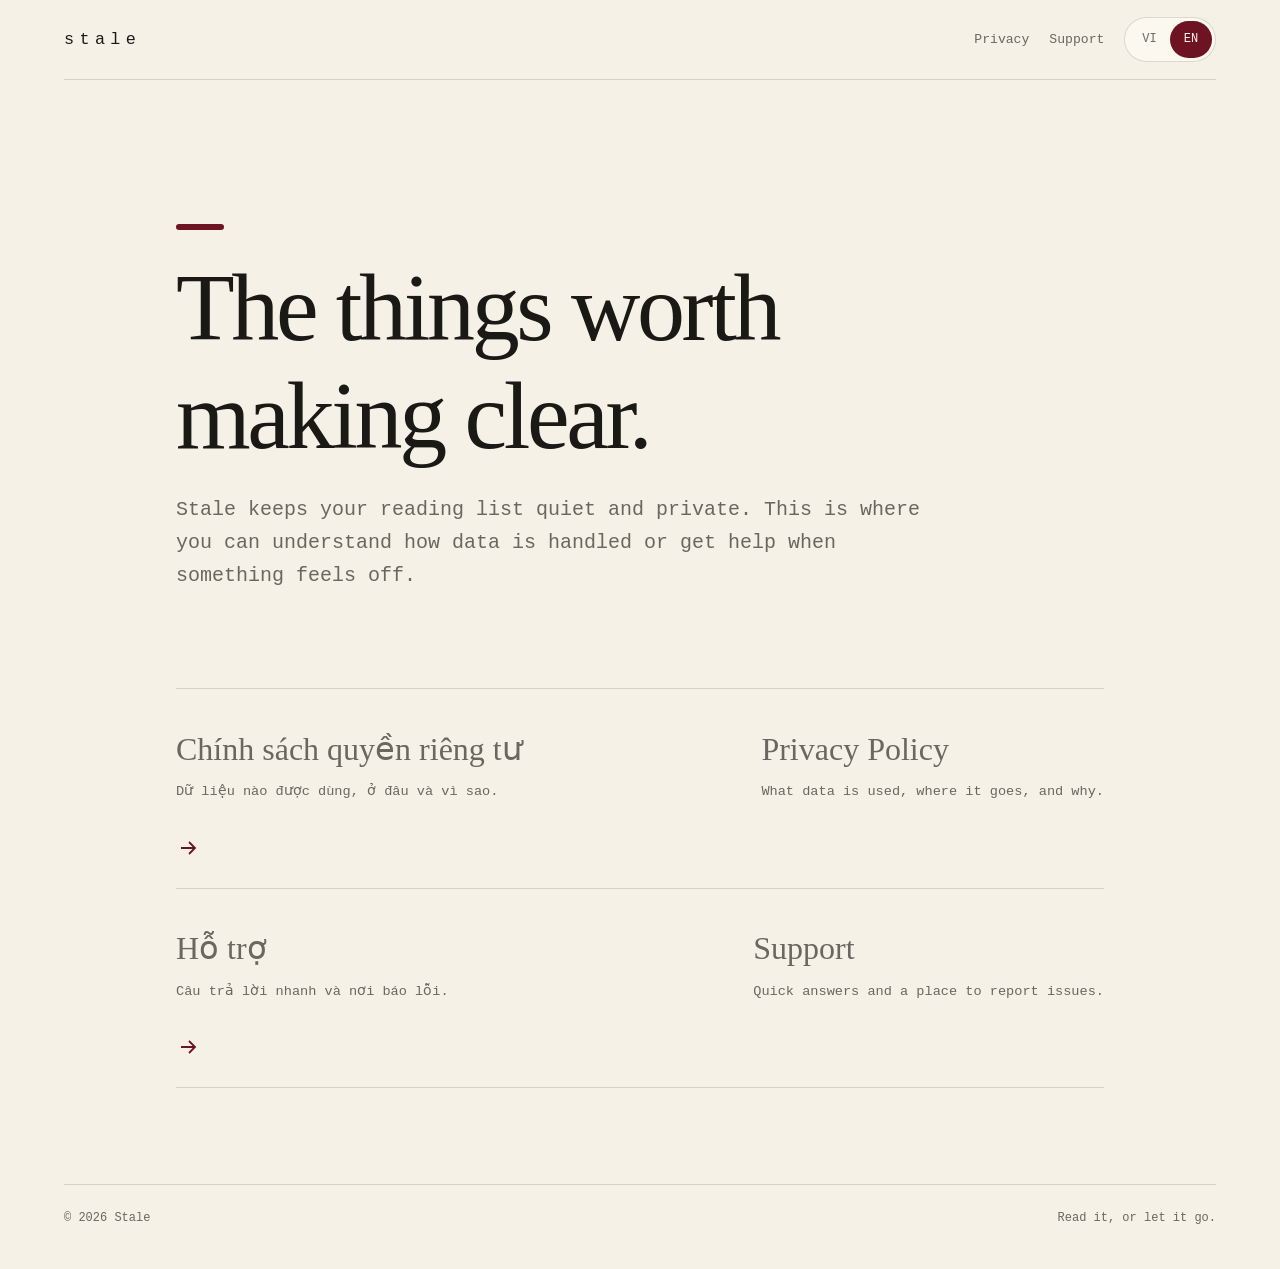
<file: docs/index.html>
<!doctype html>
<html lang="vi" data-locale="vi">
<head>
  <meta charset="utf-8">
  <meta name="viewport" content="width=device-width, initial-scale=1">
  <meta name="description" content="Privacy and support information for Stale, a quiet reading inbox for saved links.">
  <meta name="theme-color" content="#F6F1E6" media="(prefers-color-scheme: light)">
  <meta name="theme-color" content="#131211" media="(prefers-color-scheme: dark)">
  <title>Stale · Privacy &amp; Support</title>
  <link rel="icon" href="./favicon.svg" type="image/svg+xml">
  <link rel="stylesheet" href="./styles.css">
</head>
<body data-title-vi="Stale · Quyền riêng tư &amp; Hỗ trợ" data-title-en="Stale · Privacy &amp; Support">
  <header class="site-header">
    <a class="wordmark" href="./">stale</a>
    <nav class="site-nav" aria-label="Primary navigation">
      <a href="./privacy/">Privacy</a>
      <a href="./support/">Support</a>
      <div class="language-switcher" aria-label="Language">
        <button type="button" data-locale-button="vi" aria-pressed="true">VI</button>
        <button type="button" data-locale-button="en" aria-pressed="false">EN</button>
      </div>
    </nav>
  </header>

  <main class="home-shell">
    <div class="hero-mark" aria-hidden="true"></div>
    <section data-language="vi">
      <h1>Những điều nên rõ ràng ngay từ đầu.</h1>
      <p class="lede">Stale giữ danh sách đọc của bạn yên tĩnh và riêng tư. Đây là nơi bạn có thể xem cách dữ liệu được xử lý hoặc tìm trợ giúp khi có điều chưa ổn.</p>
    </section>
    <section data-language="en">
      <h1>The things worth making clear.</h1>
      <p class="lede">Stale keeps your reading list quiet and private. This is where you can understand how data is handled or get help when something feels off.</p>
    </section>

    <div class="entry-list">
      <a class="entry-link" href="./privacy/">
        <span data-language="vi"><strong>Chính sách quyền riêng tư</strong><span>Dữ liệu nào được dùng, ở đâu và vì sao.</span></span>
        <span data-language="en"><strong>Privacy Policy</strong><span>What data is used, where it goes, and why.</span></span>
        <svg viewBox="0 0 24 24" fill="none" stroke="currentColor" stroke-width="1.8" aria-hidden="true"><path d="M5 12h14M13 6l6 6-6 6"/></svg>
      </a>
      <a class="entry-link" href="./support/">
        <span data-language="vi"><strong>Hỗ trợ</strong><span>Câu trả lời nhanh và nơi báo lỗi.</span></span>
        <span data-language="en"><strong>Support</strong><span>Quick answers and a place to report issues.</span></span>
        <svg viewBox="0 0 24 24" fill="none" stroke="currentColor" stroke-width="1.8" aria-hidden="true"><path d="M5 12h14M13 6l6 6-6 6"/></svg>
      </a>
    </div>
  </main>

  <footer class="site-footer"><span>© 2026 Stale</span><span>Read it, or let it go.</span></footer>
  <script src="./site.js"></script>
</body>
</html>
</file>
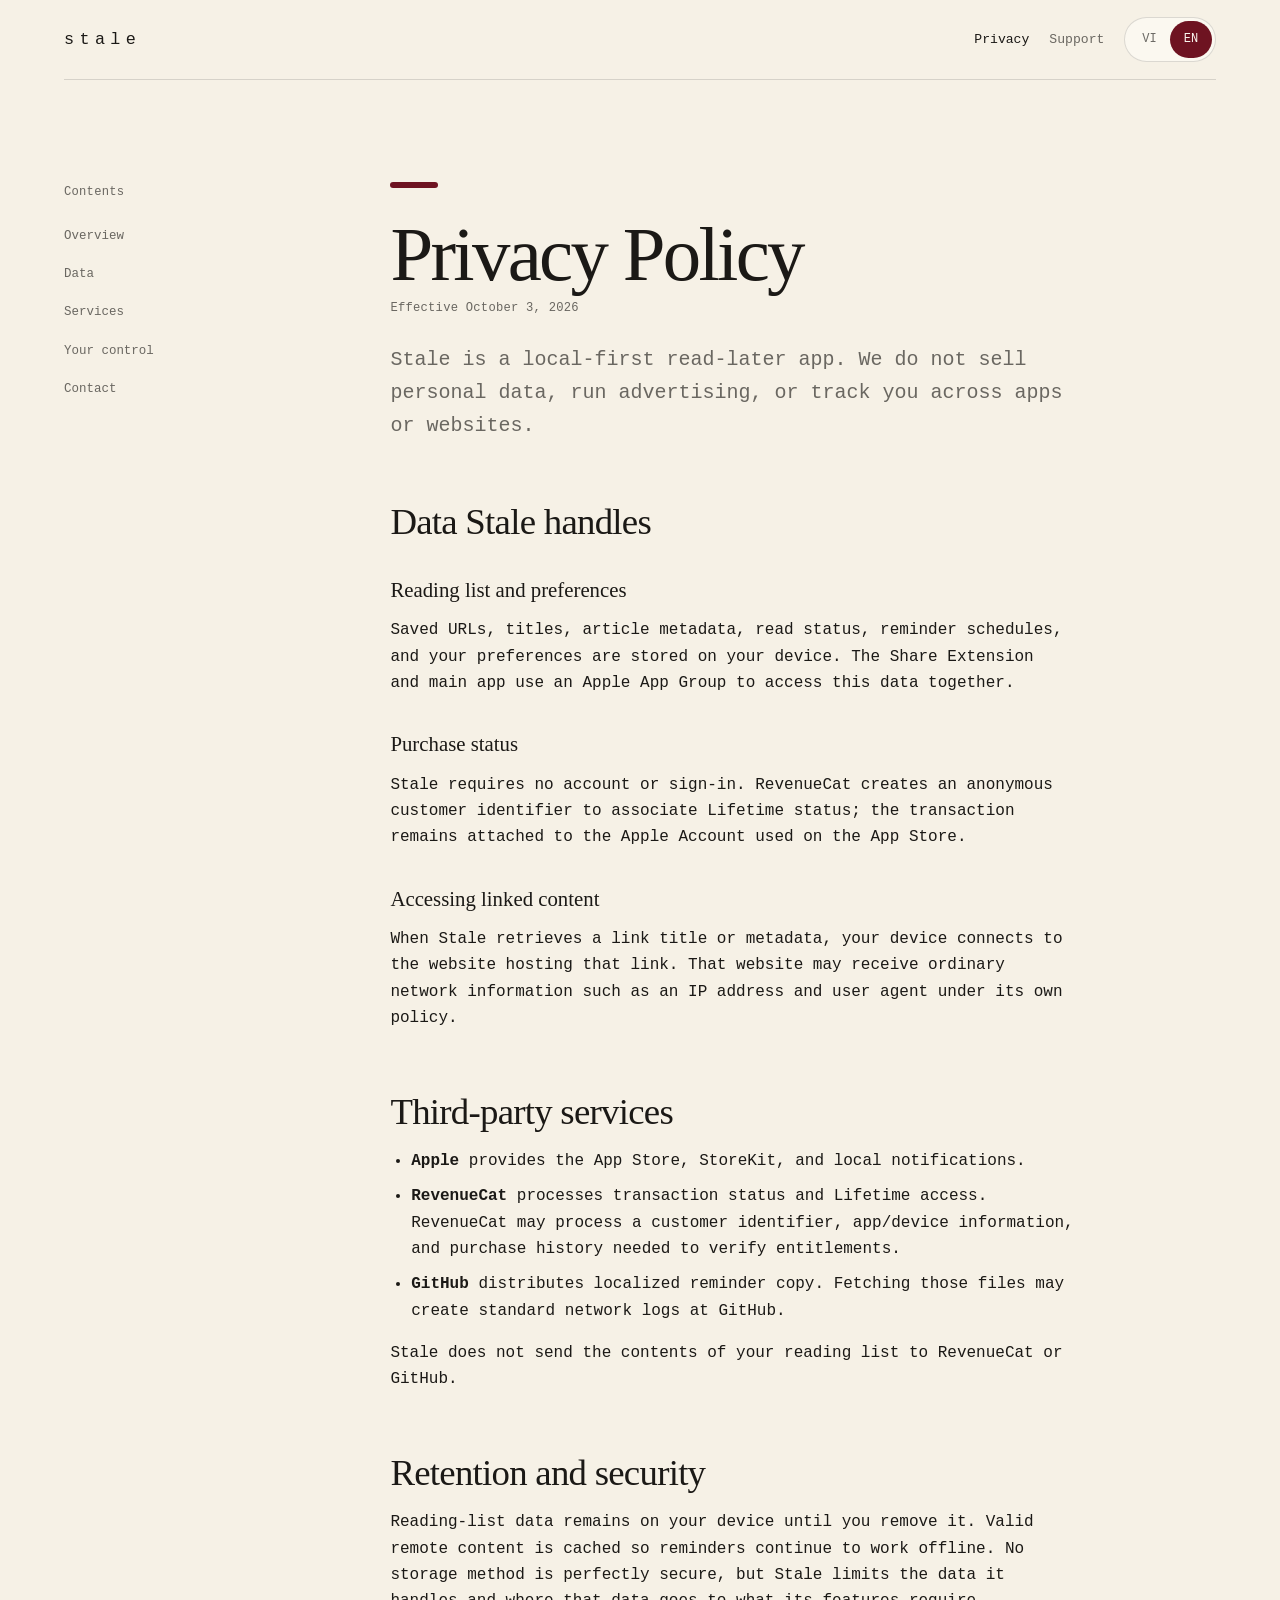
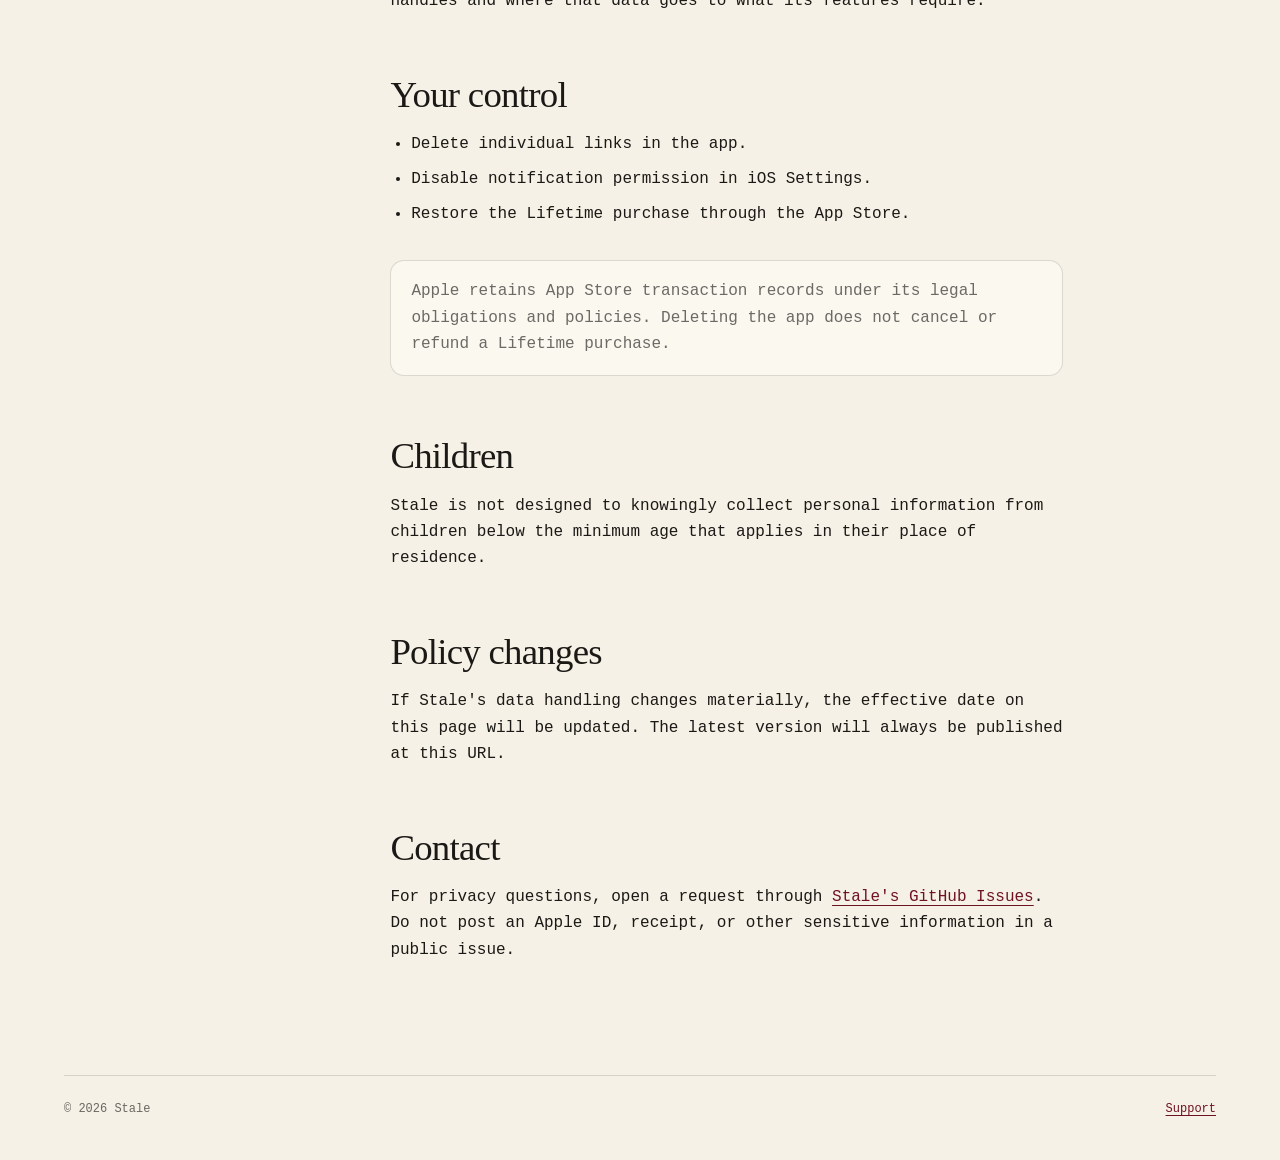
<file: docs/privacy/index.html>
<!doctype html>
<html lang="vi" data-locale="vi">
<head>
  <meta charset="utf-8">
  <meta name="viewport" content="width=device-width, initial-scale=1">
  <meta name="description" content="Privacy Policy for the Stale iOS app.">
  <meta name="theme-color" content="#F6F1E6" media="(prefers-color-scheme: light)">
  <meta name="theme-color" content="#131211" media="(prefers-color-scheme: dark)">
  <title>Stale · Privacy Policy</title>
  <link rel="icon" href="../favicon.svg" type="image/svg+xml">
  <link rel="stylesheet" href="../styles.css">
</head>
<body data-title-vi="Stale · Chính sách quyền riêng tư" data-title-en="Stale · Privacy Policy">
  <header class="site-header">
    <a class="wordmark" href="../">stale</a>
    <nav class="site-nav" aria-label="Primary navigation">
      <a href="./" aria-current="page">Privacy</a>
      <a href="../support/">Support</a>
      <div class="language-switcher" aria-label="Language">
        <button type="button" data-locale-button="vi" aria-pressed="true">VI</button>
        <button type="button" data-locale-button="en" aria-pressed="false">EN</button>
      </div>
    </nav>
  </header>

  <main class="page-shell document-layout">
    <aside class="document-nav" data-language="vi">
      <p>Nội dung</p>
      <ol><li><a href="#vi-overview">Tổng quan</a></li><li><a href="#vi-data">Dữ liệu</a></li><li><a href="#vi-services">Dịch vụ</a></li><li><a href="#vi-control">Quyền kiểm soát</a></li><li><a href="#vi-contact">Liên hệ</a></li></ol>
    </aside>
    <aside class="document-nav" data-language="en">
      <p>Contents</p>
      <ol><li><a href="#en-overview">Overview</a></li><li><a href="#en-data">Data</a></li><li><a href="#en-services">Services</a></li><li><a href="#en-control">Your control</a></li><li><a href="#en-contact">Contact</a></li></ol>
    </aside>

    <article class="document" data-language="vi">
      <div class="hero-mark" aria-hidden="true"></div>
      <h1>Chính sách quyền riêng tư</h1>
      <p class="updated">Có hiệu lực từ ngày 03 tháng 10 năm 2026</p>
      <p class="lede" id="vi-overview">Stale là ứng dụng đọc-sau ưu tiên dữ liệu cục bộ. Chúng tôi không bán dữ liệu cá nhân, không chạy quảng cáo và không theo dõi bạn giữa các ứng dụng hoặc website.</p>

      <h2 id="vi-data">Dữ liệu Stale xử lý</h2>
      <h3>Danh sách đọc và cài đặt</h3>
      <p>URL đã lưu, tiêu đề, metadata bài viết, trạng thái đã đọc, lịch nhắc và các tùy chọn của bạn được lưu trên thiết bị. Share Extension và ứng dụng chính dùng App Group của Apple để cùng truy cập dữ liệu này.</p>
      <h3>Trạng thái mua hàng</h3>
      <p>Stale không yêu cầu tạo tài khoản hay đăng nhập. RevenueCat tạo một mã khách hàng ẩn danh để liên kết trạng thái Lifetime; giao dịch vẫn thuộc Apple Account dùng trên App Store.</p>
      <h3>Truy cập nội dung liên kết</h3>
      <p>Khi Stale lấy tiêu đề hoặc metadata của một liên kết, thiết bị của bạn kết nối đến website chứa liên kết đó. Website có thể nhận thông tin mạng thông thường như địa chỉ IP và user agent theo chính sách riêng của họ.</p>

      <h2 id="vi-services">Dịch vụ bên thứ ba</h2>
      <ul>
        <li><strong>Apple</strong> cung cấp App Store, StoreKit và local notifications.</li>
        <li><strong>RevenueCat</strong> xử lý trạng thái giao dịch và quyền truy cập Lifetime. RevenueCat có thể xử lý mã khách hàng, thông tin ứng dụng/thiết bị và lịch sử mua hàng cần thiết để xác minh entitlement.</li>
        <li><strong>GitHub</strong> phân phối các câu nhắc đa ngôn ngữ. Việc tải file có thể tạo log mạng tiêu chuẩn tại GitHub.</li>
      </ul>
      <p>Stale không gửi nội dung danh sách đọc cho RevenueCat hoặc GitHub.</p>

      <h2>Lưu trữ và bảo mật</h2>
      <p>Dữ liệu danh sách đọc được giữ trên thiết bị cho đến khi bạn xóa. Nội dung remote hợp lệ được cache để nhắc nhở vẫn hoạt động khi offline. Không phương thức lưu trữ nào an toàn tuyệt đối, nhưng Stale giới hạn dữ liệu và nơi dữ liệu đi đến theo đúng chức năng cần thiết.</p>

      <h2 id="vi-control">Quyền kiểm soát của bạn</h2>
      <ul>
        <li>Xóa từng liên kết ngay trong app.</li>
        <li>Tắt quyền thông báo trong Cài đặt iOS.</li>
        <li>Khôi phục giao dịch Lifetime bằng App Store.</li>
      </ul>
      <p class="note">Giao dịch App Store được Apple lưu theo nghĩa vụ pháp lý và chính sách của Apple. Xóa app không hủy hay hoàn tiền giao dịch Lifetime.</p>

      <h2>Trẻ em</h2>
      <p>Stale không được thiết kế để chủ động thu thập dữ liệu cá nhân từ trẻ em dưới độ tuổi tối thiểu áp dụng tại nơi cư trú.</p>

      <h2>Thay đổi chính sách</h2>
      <p>Khi cách xử lý dữ liệu thay đổi đáng kể, ngày có hiệu lực trên trang này sẽ được cập nhật. Phiên bản mới nhất luôn được công bố tại URL này.</p>

      <h2 id="vi-contact">Liên hệ</h2>
      <p>Nếu có câu hỏi về quyền riêng tư, hãy mở yêu cầu tại <a href="https://github.com/h-vien/stale/issues/new" rel="noreferrer">GitHub Issues của Stale</a>. Không đăng Apple ID, biên lai hoặc thông tin nhạy cảm trong issue công khai.</p>
    </article>

    <article class="document" data-language="en">
      <div class="hero-mark" aria-hidden="true"></div>
      <h1>Privacy Policy</h1>
      <p class="updated">Effective October 3, 2026</p>
      <p class="lede" id="en-overview">Stale is a local-first read-later app. We do not sell personal data, run advertising, or track you across apps or websites.</p>

      <h2 id="en-data">Data Stale handles</h2>
      <h3>Reading list and preferences</h3>
      <p>Saved URLs, titles, article metadata, read status, reminder schedules, and your preferences are stored on your device. The Share Extension and main app use an Apple App Group to access this data together.</p>
      <h3>Purchase status</h3>
      <p>Stale requires no account or sign-in. RevenueCat creates an anonymous customer identifier to associate Lifetime status; the transaction remains attached to the Apple Account used on the App Store.</p>
      <h3>Accessing linked content</h3>
      <p>When Stale retrieves a link title or metadata, your device connects to the website hosting that link. That website may receive ordinary network information such as an IP address and user agent under its own policy.</p>

      <h2 id="en-services">Third-party services</h2>
      <ul>
        <li><strong>Apple</strong> provides the App Store, StoreKit, and local notifications.</li>
        <li><strong>RevenueCat</strong> processes transaction status and Lifetime access. RevenueCat may process a customer identifier, app/device information, and purchase history needed to verify entitlements.</li>
        <li><strong>GitHub</strong> distributes localized reminder copy. Fetching those files may create standard network logs at GitHub.</li>
      </ul>
      <p>Stale does not send the contents of your reading list to RevenueCat or GitHub.</p>

      <h2>Retention and security</h2>
      <p>Reading-list data remains on your device until you remove it. Valid remote content is cached so reminders continue to work offline. No storage method is perfectly secure, but Stale limits the data it handles and where that data goes to what its features require.</p>

      <h2 id="en-control">Your control</h2>
      <ul>
        <li>Delete individual links in the app.</li>
        <li>Disable notification permission in iOS Settings.</li>
        <li>Restore the Lifetime purchase through the App Store.</li>
      </ul>
      <p class="note">Apple retains App Store transaction records under its legal obligations and policies. Deleting the app does not cancel or refund a Lifetime purchase.</p>

      <h2>Children</h2>
      <p>Stale is not designed to knowingly collect personal information from children below the minimum age that applies in their place of residence.</p>

      <h2>Policy changes</h2>
      <p>If Stale's data handling changes materially, the effective date on this page will be updated. The latest version will always be published at this URL.</p>

      <h2 id="en-contact">Contact</h2>
      <p>For privacy questions, open a request through <a href="https://github.com/h-vien/stale/issues/new" rel="noreferrer">Stale's GitHub Issues</a>. Do not post an Apple ID, receipt, or other sensitive information in a public issue.</p>
    </article>
  </main>

  <footer class="site-footer"><span>© 2026 Stale</span><span><a href="../support/">Support</a></span></footer>
  <script src="../site.js"></script>
</body>
</html>
</file>
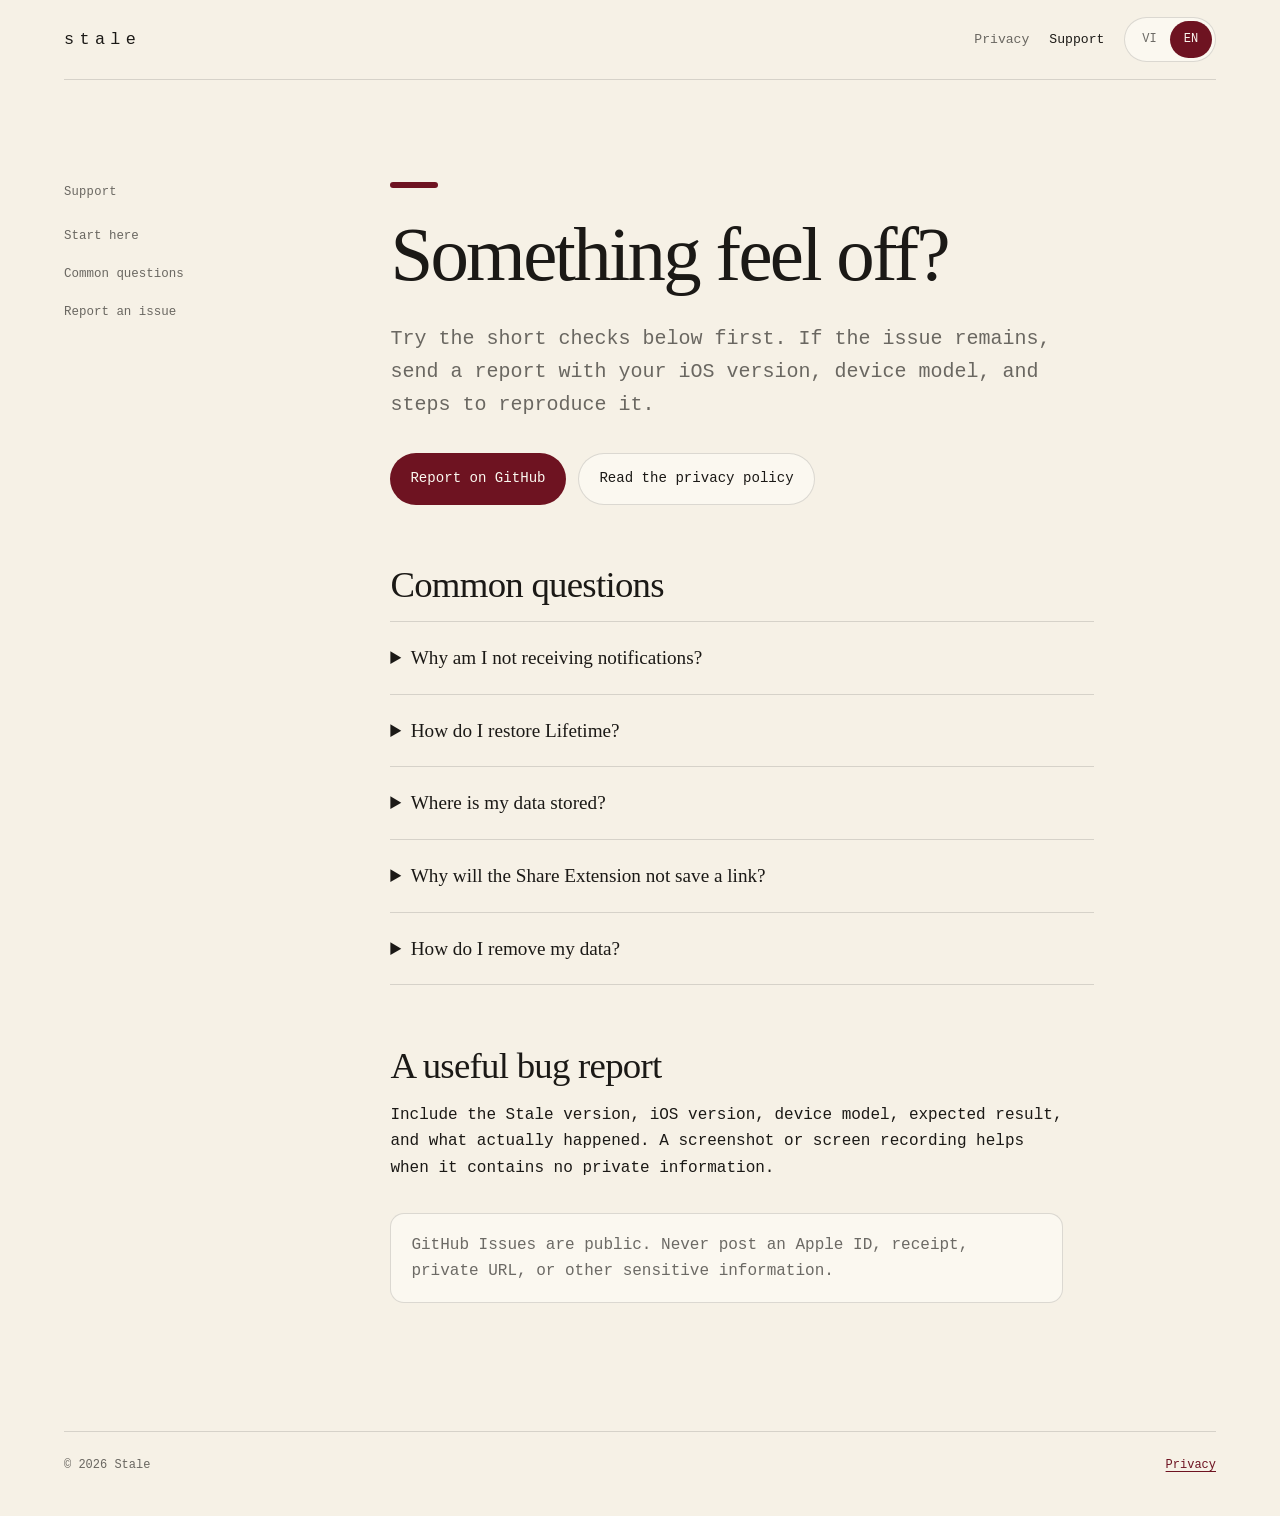
<file: docs/support/index.html>
<!doctype html>
<html lang="vi" data-locale="vi">
<head>
  <meta charset="utf-8">
  <meta name="viewport" content="width=device-width, initial-scale=1">
  <meta name="description" content="Support and troubleshooting for the Stale iOS app.">
  <meta name="theme-color" content="#F6F1E6" media="(prefers-color-scheme: light)">
  <meta name="theme-color" content="#131211" media="(prefers-color-scheme: dark)">
  <title>Stale · Support</title>
  <link rel="icon" href="../favicon.svg" type="image/svg+xml">
  <link rel="stylesheet" href="../styles.css">
</head>
<body data-title-vi="Stale · Hỗ trợ" data-title-en="Stale · Support">
  <header class="site-header">
    <a class="wordmark" href="../">stale</a>
    <nav class="site-nav" aria-label="Primary navigation">
      <a href="../privacy/">Privacy</a>
      <a href="./" aria-current="page">Support</a>
      <div class="language-switcher" aria-label="Language">
        <button type="button" data-locale-button="vi" aria-pressed="true">VI</button>
        <button type="button" data-locale-button="en" aria-pressed="false">EN</button>
      </div>
    </nav>
  </header>

  <main class="page-shell document-layout">
    <aside class="document-nav" data-language="vi">
      <p>Hỗ trợ</p>
      <ol><li><a href="#vi-help">Bắt đầu</a></li><li><a href="#vi-faq">Câu hỏi thường gặp</a></li><li><a href="#vi-report">Báo lỗi</a></li></ol>
    </aside>
    <aside class="document-nav" data-language="en">
      <p>Support</p>
      <ol><li><a href="#en-help">Start here</a></li><li><a href="#en-faq">Common questions</a></li><li><a href="#en-report">Report an issue</a></li></ol>
    </aside>

    <article class="document" data-language="vi">
      <div class="hero-mark" aria-hidden="true"></div>
      <h1 id="vi-help">Có gì chưa ổn?</h1>
      <p class="lede">Thử các bước ngắn dưới đây trước. Nếu vấn đề vẫn còn, gửi báo lỗi kèm phiên bản iOS, dòng máy và các bước để tái hiện.</p>
      <div class="support-actions">
        <a class="button-primary" href="https://github.com/h-vien/stale/issues/new" rel="noreferrer">Báo lỗi trên GitHub</a>
        <a class="button-secondary" href="../privacy/">Xem quyền riêng tư</a>
      </div>

      <h2 id="vi-faq">Câu hỏi thường gặp</h2>
      <details><summary>Tại sao tôi không nhận được thông báo?</summary><p>Mở Cài đặt iOS → Thông báo → Stale và bật Cho phép thông báo. Kiểm tra Giờ yên tĩnh trong Stale; reminder rơi vào khoảng này sẽ được dời đến 7:00. Chế độ Focus của iOS cũng có thể trì hoãn banner.</p></details>
      <details><summary>Làm sao khôi phục Lifetime?</summary><p>Vào Cài đặt trong Stale và chọn Khôi phục giao dịch. Hãy dùng cùng Apple Account đã mua trước đó. Lifetime là giao dịch một lần, không phải subscription.</p></details>
      <details><summary>Dữ liệu của tôi được lưu ở đâu?</summary><p>Danh sách đọc được lưu trên thiết bị và chia sẻ với Share Extension qua App Group.</p></details>
      <details><summary>Tại sao Share Extension không lưu link?</summary><p>Mở app Stale chính ít nhất một lần, rồi thử lại từ Share Sheet. Nếu đã đạt giới hạn Free, mở Stale để quản lý link hoặc nâng cấp Lifetime.</p></details>
      <details><summary>Làm sao xóa dữ liệu?</summary><p>Xóa từng link trong Stale. Xóa ứng dụng sẽ xóa dữ liệu cục bộ của app. Giao dịch App Store vẫn thuộc Apple Account của bạn.</p></details>

      <h2 id="vi-report">Báo lỗi hiệu quả</h2>
      <p>Trong issue, hãy ghi phiên bản Stale, phiên bản iOS, dòng máy, kết quả mong đợi và điều thực tế xảy ra. Screenshot hoặc screen recording rất hữu ích nếu không chứa dữ liệu riêng tư.</p>
      <p class="note">GitHub Issues là công khai. Không đăng Apple ID, biên lai, URL riêng tư hoặc dữ liệu nhạy cảm.</p>
    </article>

    <article class="document" data-language="en">
      <div class="hero-mark" aria-hidden="true"></div>
      <h1 id="en-help">Something feel off?</h1>
      <p class="lede">Try the short checks below first. If the issue remains, send a report with your iOS version, device model, and steps to reproduce it.</p>
      <div class="support-actions">
        <a class="button-primary" href="https://github.com/h-vien/stale/issues/new" rel="noreferrer">Report on GitHub</a>
        <a class="button-secondary" href="../privacy/">Read the privacy policy</a>
      </div>

      <h2 id="en-faq">Common questions</h2>
      <details><summary>Why am I not receiving notifications?</summary><p>Open iOS Settings → Notifications → Stale and enable Allow Notifications. Check Quiet Hours in Stale; a reminder within that window moves to 7:00. An iOS Focus mode may also delay its banner.</p></details>
      <details><summary>How do I restore Lifetime?</summary><p>Open Settings in Stale and choose Restore Purchases. Use the same Apple Account that made the original purchase. Lifetime is a one-time purchase, not a subscription.</p></details>
      <details><summary>Where is my data stored?</summary><p>Your reading list is stored on the device and shared with the Share Extension through an App Group.</p></details>
      <details><summary>Why will the Share Extension not save a link?</summary><p>Open the main Stale app at least once, then try again from the Share Sheet. If you reached the Free limit, open Stale to manage links or unlock Lifetime.</p></details>
      <details><summary>How do I remove my data?</summary><p>Delete individual links in Stale. Deleting the app removes its local data. App Store transactions remain attached to your Apple Account.</p></details>

      <h2 id="en-report">A useful bug report</h2>
      <p>Include the Stale version, iOS version, device model, expected result, and what actually happened. A screenshot or screen recording helps when it contains no private information.</p>
      <p class="note">GitHub Issues are public. Never post an Apple ID, receipt, private URL, or other sensitive information.</p>
    </article>
  </main>

  <footer class="site-footer"><span>© 2026 Stale</span><span><a href="../privacy/">Privacy</a></span></footer>
  <script src="../site.js"></script>
</body>
</html>
</file>
<file: docs/styles.css>
:root {
  color-scheme: light dark;
  --paper: #f6f1e6;
  --paper-raised: #fbf8f0;
  --ink: #1b1916;
  --muted-ink: rgba(27, 25, 22, 0.64);
  --hairline: rgba(27, 25, 22, 0.14);
  --accent: #6e1321;
  --accent-soft: rgba(110, 19, 33, 0.09);
  --serif: "New York", "Iowan Old Style", "Baskerville", Georgia, serif;
  --mono: "SFMono-Regular", "SF Mono", ui-monospace, Menlo, monospace;
}

@media (prefers-color-scheme: dark) {
  :root {
    --paper: #131211;
    --paper-raised: #1d1c19;
    --ink: #f0e8d9;
    --muted-ink: rgba(240, 232, 217, 0.67);
    --hairline: rgba(240, 232, 217, 0.15);
    --accent: #b84557;
    --accent-soft: rgba(184, 69, 87, 0.14);
  }
}

* {
  box-sizing: border-box;
}

html {
  scroll-behavior: smooth;
  scrollbar-color: var(--accent) var(--paper-raised);
}

body {
  margin: 0;
  min-height: 100vh;
  background: var(--paper);
  color: var(--ink);
  font-family: var(--mono);
  font-size: 1rem;
  line-height: 1.65;
  text-rendering: optimizeLegibility;
}

::selection {
  background: var(--accent);
  color: var(--paper-raised);
}

a {
  color: var(--accent);
  text-decoration-thickness: 1px;
  text-underline-offset: 0.22em;
}

a:hover {
  text-decoration-thickness: 2px;
}

a:focus-visible,
button:focus-visible,
summary:focus-visible {
  outline: 3px solid var(--accent);
  outline-offset: 4px;
}

.site-header {
  width: min(100% - 2rem, 72rem);
  margin: 0 auto;
  min-height: 5rem;
  display: flex;
  align-items: center;
  justify-content: space-between;
  gap: 1.5rem;
  border-bottom: 1px solid var(--hairline);
}

.wordmark {
  color: var(--ink);
  font-size: 1.05rem;
  letter-spacing: 0.32em;
  text-decoration: none;
}

.site-nav {
  display: flex;
  align-items: center;
  gap: 1.25rem;
  font-size: 0.82rem;
}

.site-nav a {
  color: var(--muted-ink);
  text-decoration: none;
}

.site-nav a[aria-current="page"],
.site-nav a:hover {
  color: var(--ink);
}

.language-switcher {
  display: inline-flex;
  padding: 0.2rem;
  border: 1px solid var(--hairline);
  border-radius: 999px;
  background: var(--paper-raised);
}

.language-switcher button {
  min-width: 2.6rem;
  min-height: 2.35rem;
  padding: 0.35rem 0.75rem;
  border: 0;
  border-radius: 999px;
  background: transparent;
  color: var(--muted-ink);
  font: inherit;
  font-size: 0.75rem;
  cursor: pointer;
}

.language-switcher button[aria-pressed="true"] {
  background: var(--accent);
  color: var(--paper-raised);
}

.page-shell {
  width: min(100% - 2rem, 72rem);
  margin: 0 auto;
  padding: clamp(3.5rem, 8vw, 7rem) 0 6rem;
}

.home-shell {
  width: min(100% - 2rem, 58rem);
  min-height: calc(100vh - 10rem);
  margin: 0 auto;
  padding: clamp(4rem, 12vw, 9rem) 0 6rem;
  display: grid;
  align-content: center;
}

.hero-mark {
  width: 3rem;
  height: 0.38rem;
  margin-bottom: 1.5rem;
  border-radius: 999px;
  background: var(--accent);
}

h1,
h2,
h3 {
  margin: 0;
  color: var(--ink);
  font-family: var(--serif);
  font-weight: 500;
  line-height: 1.12;
  text-wrap: balance;
}

h1 {
  max-width: 16ch;
  font-size: clamp(3rem, 8vw, 6rem);
  letter-spacing: -0.035em;
}

.document h1 {
  font-size: clamp(2.7rem, 6vw, 5rem);
}

h2 {
  margin-top: 3.7rem;
  margin-bottom: 1rem;
  font-size: clamp(1.75rem, 3vw, 2.3rem);
  letter-spacing: -0.02em;
}

h3 {
  margin-top: 2.25rem;
  margin-bottom: 0.7rem;
  font-size: 1.3rem;
}

.lede {
  max-width: 62ch;
  margin: 1.5rem 0 0;
  color: var(--muted-ink);
  font-size: clamp(1.05rem, 2vw, 1.25rem);
}

.entry-list {
  margin-top: clamp(3.5rem, 8vw, 6rem);
  border-top: 1px solid var(--hairline);
}

.entry-link {
  display: grid;
  grid-template-columns: 1fr auto;
  gap: 2rem;
  align-items: center;
  padding: 1.75rem 0;
  border-bottom: 1px solid var(--hairline);
  color: var(--ink);
  text-decoration: none;
}

.entry-link strong {
  display: block;
  font-family: var(--serif);
  font-size: clamp(1.45rem, 3vw, 2rem);
  font-weight: 500;
}

.entry-link span {
  display: block;
  margin-top: 0.35rem;
  color: var(--muted-ink);
  font-size: 0.85rem;
}

.entry-link svg {
  width: 1.5rem;
  height: 1.5rem;
  color: var(--accent);
  transition: transform 180ms cubic-bezier(0.2, 0.8, 0.2, 1);
}

.entry-link:hover svg {
  transform: translateX(0.3rem);
}

.document-layout {
  display: grid;
  grid-template-columns: minmax(10rem, 14rem) minmax(0, 44rem);
  gap: clamp(3rem, 8vw, 8rem);
  align-items: start;
}

.document-nav {
  position: sticky;
  top: 2rem;
}

.document-nav p,
.updated {
  margin: 0 0 1.2rem;
  color: var(--muted-ink);
  font-size: 0.76rem;
  letter-spacing: 0.02em;
}

.document-nav ol {
  margin: 0;
  padding: 0;
  list-style: none;
}

.document-nav li + li {
  margin-top: 0.75rem;
}

.document-nav a {
  color: var(--muted-ink);
  font-size: 0.78rem;
  text-decoration: none;
}

.document-nav a:hover {
  color: var(--accent);
}

.document p,
.document li {
  max-width: 70ch;
}

.document ul {
  padding-left: 1.3rem;
}

.document li + li {
  margin-top: 0.55rem;
}

.document hr {
  margin: 3.5rem 0;
  border: 0;
  border-top: 1px solid var(--hairline);
}

.note {
  margin: 2rem 0;
  padding: 1.1rem 1.25rem;
  border: 1px solid var(--hairline);
  border-radius: 14px;
  background: var(--paper-raised);
  color: var(--muted-ink);
}

.support-actions {
  display: flex;
  flex-wrap: wrap;
  gap: 0.8rem;
  margin: 2rem 0 3rem;
}

.button-primary,
.button-secondary {
  min-height: 3.2rem;
  display: inline-flex;
  align-items: center;
  justify-content: center;
  padding: 0.75rem 1.25rem;
  border-radius: 999px;
  font-size: 0.88rem;
  text-decoration: none;
}

.button-primary {
  background: var(--accent);
  color: var(--paper-raised);
}

.button-secondary {
  border: 1px solid var(--hairline);
  background: var(--paper-raised);
  color: var(--ink);
}

details {
  border-top: 1px solid var(--hairline);
}

details:last-of-type {
  border-bottom: 1px solid var(--hairline);
}

summary {
  padding: 1.25rem 0;
  color: var(--ink);
  font-family: var(--serif);
  font-size: 1.2rem;
  cursor: pointer;
}

details p {
  margin: -0.25rem 0 1.5rem;
  color: var(--muted-ink);
}

.site-footer {
  width: min(100% - 2rem, 72rem);
  margin: 0 auto;
  padding: 1.5rem 0 2.5rem;
  display: flex;
  justify-content: space-between;
  gap: 1rem;
  border-top: 1px solid var(--hairline);
  color: var(--muted-ink);
  font-size: 0.75rem;
}

[data-language] {
  display: none;
}

html[data-locale="vi"] [data-language="vi"],
html[data-locale="en"] [data-language="en"] {
  display: block;
}

@media (max-width: 760px) {
  .site-header {
    align-items: flex-start;
    padding: 1.2rem 0;
  }

  .site-nav {
    flex-wrap: wrap;
    justify-content: flex-end;
    gap: 0.7rem 1rem;
  }

  .language-switcher {
    flex-basis: auto;
  }

  .document-layout {
    grid-template-columns: 1fr;
    gap: 2.5rem;
  }

  .document-nav {
    position: static;
    padding-bottom: 1.5rem;
    border-bottom: 1px solid var(--hairline);
  }

  .document-nav ol {
    display: flex;
    flex-wrap: wrap;
    gap: 0.65rem 1rem;
  }

  .document-nav li + li {
    margin-top: 0;
  }
}

@media (max-width: 480px) {
  .site-header {
    display: block;
  }

  .site-nav {
    justify-content: flex-start;
    margin-top: 1rem;
  }

  .home-shell,
  .page-shell {
    width: min(100% - 2.5rem, 72rem);
  }

  .entry-link {
    gap: 1rem;
  }

  .site-footer {
    display: block;
  }

  .site-footer span {
    display: block;
    margin-top: 0.35rem;
  }
}

@media (prefers-reduced-motion: reduce) {
  html {
    scroll-behavior: auto;
  }

  .entry-link svg {
    transition: none;
  }
}
</file>
